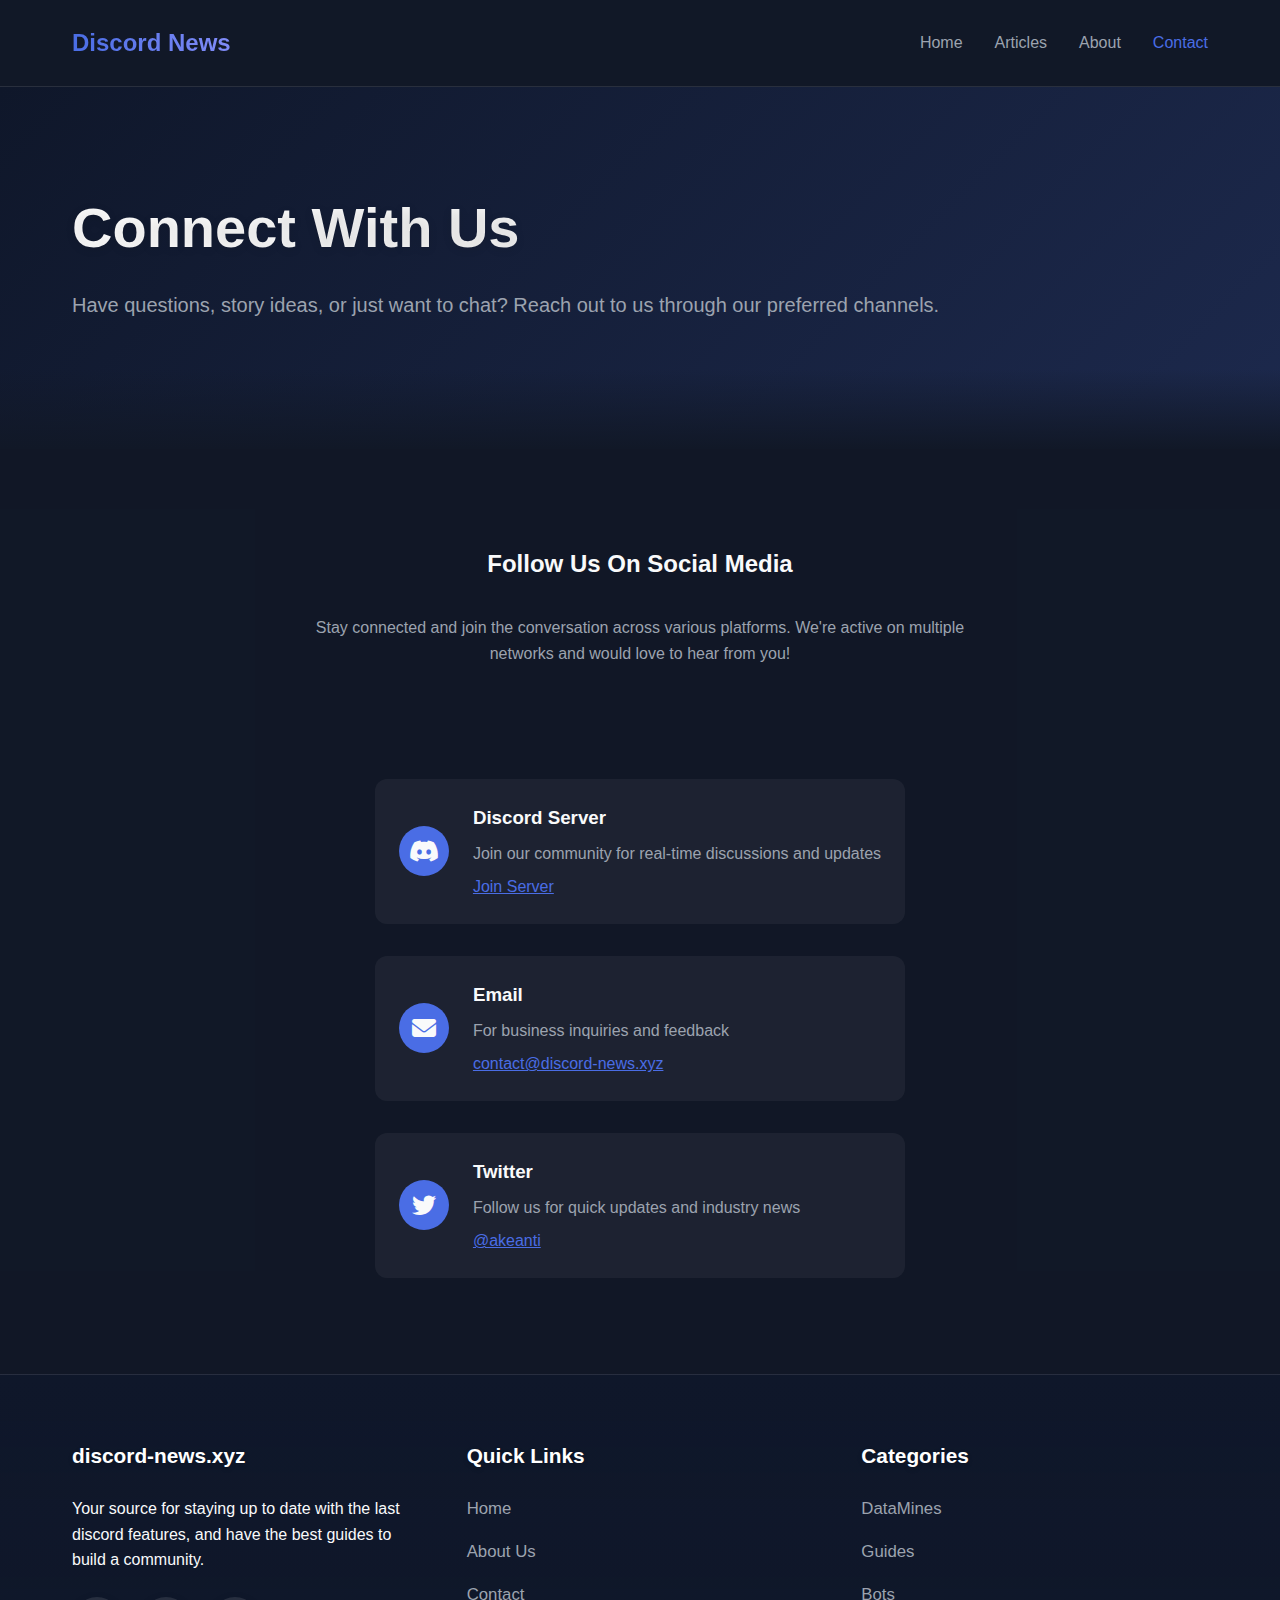
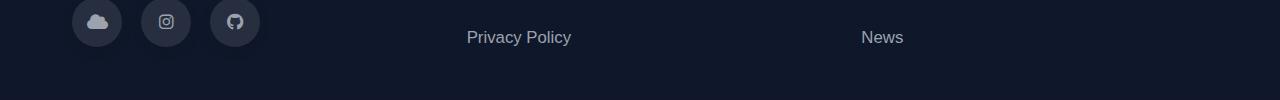
<file: contact.html>
<!DOCTYPE html>
<html lang="en">
<head>
    <meta charset="UTF-8">
    <meta name="viewport" content="width=device-width, initial-scale=1.0">
    <meta property="og:title" content="Discord News">
    <meta property="og:description" content="Stay ahead with our guides, discord news, bots, and datamines related to the #1 e-girls app :lol: .">
    <meta property="og:image" content="https://media.discordapp.net/attachments/1353873410211581976/1368218206166057051/mascot.png?ex=68176c00&is=68161a80&hm=395b17759516f3b170bb872a6efd96ef249327674be2951f9e6092d16e437e37&=&format=webp&quality=lossless&width=600&height=900">
    <meta property="og:url" content="https://discord-news.xyz">
    <link rel="icon" href="pics/favicon.ico" type="image/x-icon">
    <link rel="stylesheet" href="assets/style.css">
    <title>Discord News</title>
    <link rel="stylesheet" href="https://cdnjs.cloudflare.com/ajax/libs/font-awesome/6.4.0/css/all.min.css">
</head>
<body>
    <header>
        <div class="container">
            <div class="header-content">
                <div class="logo">Discord News</div>
                <nav>
                    <ul>
                        <li><a href="index.html">Home</a></li>
                        <li><a href="articles.html">Articles</a></li>
                        <li><a href="about.html">About</a></li>
                        <li><a href="contact.html" style="color: var(--primary);">Contact</a></li>
                    </ul>
                </nav>
            </div>
        </div>
    </header>

    <section class="hero">
        <div class="container">
            <h1>Connect With Us</h1>
            <p>Have questions, story ideas, or just want to chat? Reach out to us through our preferred channels.</p>
        </div>
    </section>

    <section class="contact">
        <div class="container">
            <div class="contact-container">
                <div class="social-section">
                    <h2>Follow Us On Social Media</h2>
                    <p>Stay connected and join the conversation across various platforms. We're active on multiple networks and would love to hear from you!</p>
                </div>

                <div class="contact-info">
                    <div class="contact-item">
                        <div class="contact-icon">
                            <i class="fab fa-discord"></i>
                        </div>
                        <div class="contact-text">
                            <h3>Discord Server</h3>
                            <p>Join our community for real-time discussions and updates</p>
                            <a href="https://discord.gg/rMZtpAfz7T" style="color: var(--primary); display: inline-block; margin-top: 0.5rem;">Join Server</a>
                        </div>
                    </div>
                    <div class="contact-item">
                        <div class="contact-icon">
                            <i class="fas fa-envelope"></i>
                        </div>
                        <div class="contact-text">
                            <h3>Email</h3>
                            <p>For business inquiries and feedback</p>
                            <a href="mailto:contact@discord-news.xyz" style="color: var(--primary); display: inline-block; margin-top: 0.5rem;">contact@discord-news.xyz</a>
                        </div>
                    </div>
                    <div class="contact-item">
                        <div class="contact-icon">
                            <i class="fab fa-twitter"></i>
                        </div>
                        <div class="contact-text">
                            <h3>Twitter</h3>
                            <p>Follow us for quick updates and industry news</p>
                            <a href="https://twitter.com/akeanti" style="color: var(--primary); display: inline-block; margin-top: 0.5rem;">@akeanti</a>
                        </div>
                    </div>
                </div>
            </div>
        </div>
    </section>

    <footer>
        <div class="container">
            <div class="footer-content">
                <div class="footer-column">
                    <h3>discord-news.xyz</h3>
                    <p>Your source for staying up to date with the last discord features, and have the best guides to build a community.</p>
                    <div class="social-links">
                        <a href="https://akeanti.com/" class="social-icon"><i class="fas fa-cloud"></i></a>
                        <a href="https://www.instagram.com/akeantie/" class="social-icon"><i class="fab fa-instagram"></i></a>
                        <a href="https://github.com/akeanti" class="social-icon"><i class="fab fa-github"></i></a>
                    </div>
                </div>

                <div class="footer-column">
                    <h3>Quick Links</h3>
                    <ul>
                        <li><a href="index.html">Home</a></li>
                        <li><a href="about.html">About Us</a></li>
                        <li><a href="contact.html">Contact</a></li>
                        <li><a href="#">Privacy Policy</a></li>
                    </ul>
                </div>

                <div class="footer-column">
                    <h3>Categories</h3>
                    <ul>
                        <li><a href="#">DataMines</a></li>
                        <li><a href="#">Guides</a></li>
                        <li><a href="#">Bots</a></li>
                        <li><a href="#">News</a></li>
                    </ul>
                </div>
            </div>
        </div>
    </footer>
</body>
</html>
</file>
<file: assets/style.css>
:root {
            --primary: #4A6DE5;
            --dark: #111827;
            --darker: #0F172A;
            --light: #F9FAFB;
            --gray: #9CA3AF;
            --card-shadow: 0 4px 12px rgba(0, 0, 0, 0.1);
            --transition: all 0.3s ease;
        }

        * {
            margin: 0;
            padding: 0;
            box-sizing: border-box;
            font-family: 'Inter', -apple-system, BlinkMacSystemFont, sans-serif;
        }

        body {
            background-color: var(--dark);
            color: var(--light);
            line-height: 1.6;
        }

        .container {
            max-width: 1200px;
            margin: 0 auto;
            padding: 0 2rem;
        }

        header {
            padding: 1.5rem 0;
            border-bottom: 1px solid rgba(255,255,255,0.1);
            position: sticky;
            top: 0;
            background-color: var(--dark);
            z-index: 100;
        }

        .header-content {
            display: flex;
            justify-content: space-between;
            align-items: center;
        }

        .logo {
            font-size: 1.5rem;
            font-weight: 700;
            color: var(--primary);
            background: linear-gradient(90deg, #4A6DE5, #818CF8);
            -webkit-background-clip: text;
            -webkit-text-fill-color: transparent;
        }

        nav ul {
            display: flex;
            list-style: none;
            gap: 2rem;
        }

        nav a {
            color: var(--gray);
            text-decoration: none;
            transition: var(--transition);
        }

        nav a:hover, nav a.active {
            color: var(--primary);
        }

/* Hero Section */
.hero {
    background: linear-gradient(135deg, var(--darker), rgba(74, 109, 229, 0.2));
    padding: 6rem 0;
    position: relative;
    overflow: hidden;
}

.hero::after {
    content: '';
    position: absolute;
    bottom: 0;
    left: 0;
    width: 100%;
    height: 80px;
    background: linear-gradient(to top, var(--dark), transparent);
}

.hero-content {
    display: flex;
    align-items: center;
    justify-content: space-between;
    gap: 3rem;
}

.hero-text {
    flex: 1;
    max-width: 600px;
}

.hero h1 {
    font-size: 3.5rem;
    margin-bottom: 1rem;
    background: linear-gradient(90deg, #ffffff, #e0e0e0);
    -webkit-background-clip: text;
    -webkit-text-fill-color: transparent;
    text-shadow: 0 2px 10px rgba(0, 0, 0, 0.1);
    animation: glow 2s ease-in-out infinite alternate;
}

@keyframes glow {
    from {
        text-shadow: 0 2px 10px rgba(0, 0, 0, 0.1);
    }
    to {
        text-shadow: 0 5px 15px rgba(74, 109, 229, 0.3);
    }
}

.hero p {
    font-size: 1.25rem;
    color: var(--gray);
    margin-bottom: 2rem;
}

.hero-image {
    flex: 1;
    max-width: 400px;
    text-align: right;
}

.mascot-img {
    width: 100%;
    height: auto;
    border-radius: 16px;
    box-shadow: var(--card-shadow);
}

/* Featured Articles */
.featured {
    padding: 4rem 0;
    background-color: rgba(17, 24, 39, 0.8);
}

.section-title {
    font-size: 2rem;
    margin-bottom: 2rem;
    text-align: center;
    background: linear-gradient(90deg, #ffffff, #e0e0e0);
    -webkit-background-clip: text;
    -webkit-text-fill-color: transparent;
    text-shadow: 0 2px 5px rgba(0, 0, 0, 0.1);
}

/* Article Grid */
.articles-grid {
    display: grid;
    grid-template-columns: repeat(auto-fill, minmax(350px, 1fr));
    gap: 2.5rem;
}

.article-card {
    background-color: rgba(255, 255, 255, 0.05);
    border-radius: 16px;
    overflow: hidden;
    transition: var(--transition);
    box-shadow: var(--card-shadow);
}

.article-img {
    width: 100%;
    height: 220px;
    object-fit: cover;
    transition: var(--transition);
}

.article-content {
    padding: 1.8rem;
}

.article-category {
    display: inline-block;
    background-color: rgba(74, 109, 229, 0.2);
    color: var(--primary);
    font-size: 0.8rem;
    padding: 0.4rem 0.8rem;
    border-radius: 20px;
    margin-bottom: 0.8rem;
}

.article-title {
    font-size: 1.3rem;
    margin-bottom: 0.8rem;
    background: linear-gradient(90deg, #ffffff, #e0e0e0);
    -webkit-background-clip: text;
    -webkit-text-fill-color: transparent;
}

.article-meta {
    display: flex;
    align-items: center;
    gap: 1rem;
    margin-top: 1rem;
    font-size: 0.9rem;
    color: var(--gray);
}

.article-author {
    display: flex;
    align-items: center;
    gap: 0.5rem;
}

.author-avatar {
    width: 30px;
    height: 30px;
    border-radius: 50%;
    object-fit: cover;
}

.read-more-container {
    margin-top: 1.5rem;
    width: 100%;
}

.read-more {
    width: 100%;
    background-color: var(--primary);
    color: white;
    padding: 0.8rem 0;
    border-radius: 50px;
    text-decoration: none;
    font-weight: 500;
    transition: var(--transition);
    display: flex;
    align-items: center;
    justify-content: center;
    gap: 0.5rem;
}

.read-more:hover {
    background-color: #3b5dd0;
}

.article-card:hover {
    transform: translateY(-10px);
    box-shadow: 0 15px 30px rgba(0, 0, 0, 0.2);
}

.article-card:hover .article-img {
    transform: scale(1.05);
}

/* Featured Images Section */
.featured-images {
    padding: 6rem 0;
    background-color: rgba(17, 24, 39, 0.8);
}

.image-grid {
    display: grid;
    grid-template-columns: repeat(auto-fit, minmax(300px, 1fr));
    gap: 2rem;
    margin-top: 3rem;
}

.featured-image-container {
    position: relative;
    border-radius: 16px;
    overflow: hidden;
    box-shadow: var(--card-shadow);
    transition: var(--transition);
}

.featured-image-container:hover {
    transform: translateY(-10px);
    box-shadow: 0 15px 30px rgba(0, 0, 0, 0.3);
}

.featured-image {
    width: 100%;
    height: 250px;
    object-fit: cover;
    transition: var(--transition);
}

.featured-image-overlay {
    position: absolute;
    bottom: 0;
    left: 0;
    right: 0;
    background: linear-gradient(to top, rgba(0, 0, 0, 0.8), transparent);
    padding: 2rem;
    color: white;
}

.featured-image-title {
    font-size: 1.5rem;
    margin-bottom: 0.5rem;
    background: linear-gradient(90deg, #ffffff, #e0e0e0);
    -webkit-background-clip: text;
    -webkit-text-fill-color: transparent;
}

.featured-image-desc {
    font-size: 1rem;
    opacity: 0.9;
}

/* Category Tags */
.categories {
    padding: 3rem 0;
    background-color: var(--darker);
    position: relative;
}

.categories::before {
    content: '';
    position: absolute;
    top: 0;
    left: 0;
    width: 100%;
    height: 100%;
    background: url('data:image/svg+xml;utf8,<svg xmlns="http://www.w3.org/2000/svg" width="100" height="100" viewBox="0 0 100 100"><rect fill="none" stroke="rgba(74, 109, 229, 0.1)" stroke-width="1" x="0" y="0" width="100" height="100"/></svg>');
    opacity: 0.5;
}

.category-tags {
    display: flex;
    flex-wrap: wrap;
    gap: 1rem;
    justify-content: center;
    margin-top: 2rem;
}

.category-tag {
    background: linear-gradient(45deg, rgba(74, 109, 229, 0.1), rgba(129, 140, 248, 0.2));
    padding: 0.8rem 2rem;
    border-radius: 50px;
    color: var(--gray);
    text-decoration: none;
    transition: var(--transition);
    box-shadow: 0 2px 5px rgba(0, 0, 0, 0.1);
    display: flex;
    align-items: center;
    gap: 0.5rem;
}

.category-tag:hover {
    background: linear-gradient(45deg, var(--primary), #818CF8);
    color: white;
    transform: translateY(-3px);
    box-shadow: 0 5px 15px rgba(74, 109, 229, 0.3);
}

.category-tag i {
    font-size: 1.2rem;
    opacity: 0.9;
}

/* Footer */
footer {
    padding: 4rem 0 2rem;
    background: linear-gradient(180deg, var(--darker), rgba(15, 23, 42, 0.9));
    border-top: 1px solid rgba(255, 255, 255, 0.1);
}

.footer-content {
    display: grid;
    grid-template-columns: repeat(auto-fit, minmax(250px, 1fr));
    gap: 3rem;
}

.footer-column h3 {
    font-size: 1.3rem;
    margin-bottom: 1.5rem;
    color: white;
    text-shadow: 0 2px 5px rgba(0, 0, 0, 0.2);
}

.footer-column ul {
    list-style: none;
}

.footer-column li {
    margin-bottom: 1rem;
}

.footer-column a {
    color: var(--gray);
    text-decoration: none;
    transition: var(--transition);
    font-size: 1.05rem;
}

.social-links {
    display: flex;
    gap: 1.2rem;
    margin-top: 1.5rem;
}

.social-icon {
    width: 45px;
    height: 45px;
    border-radius: 50%;
    background-color: rgba(255, 255, 255, 0.1);
    display: flex;
    align-items: center;
    justify-content: center;
    transition: var(--transition);
}

.social-icon:hover {
    background-color: var(--primary);
    transform: translateY(-5px);
}

/* Responsive Styles */
@media (max-width: 768px) {
    .hero-content {
        flex-direction: column;
        text-align: center;
    }
    .hero-text {
        max-width: 100%;
    }
    .hero-image {
        margin-top: 2rem;
    }
    .hero h1 {
        font-size: 2.5rem;
    }
    nav ul {
        gap: 1rem;
    }
    .article-img {
        height: 180px;
    }
    .footer-content {
        grid-template-columns: 1fr;
    }
}

        /* Pagination */
        .pagination {
            display: flex;
            justify-content: center;
            margin-top: 4rem;
            gap: 1rem;
        }

        .pagination-btn {
            width: 45px;
            height: 45px;
            border-radius: 50%;
            background-color: rgba(255, 255, 255, 0.05);
            border: none;
            color: var(--gray);
            font-size: 1.1rem;
            cursor: pointer;
            transition: var(--transition);
        }

        .pagination-btn:hover, .pagination-btn.active {
            background-color: var(--primary);
            color: white;
        }
        /* Article Showcase */
        .articles-showcase {
            padding: 5rem 0;
        }

        .section-header {
            display: flex;
            justify-content: space-between;
            align-items: center;
            margin-bottom: 3rem;
        }

        .section-title {
            font-size: 2.2rem;
            background: linear-gradient(90deg, #ffffff, #e0e0e0);
            -webkit-background-clip: text;
            -webkit-text-fill-color: transparent;
            text-shadow: 0 2px 5px rgba(0, 0, 0, 0.1);
        }

        .filter-options {
            display: flex;
            gap: 1rem;
            flex-wrap: wrap;
        }

        .filter-btn {
            background-color: rgba(255, 255, 255, 0.05);
            border: none;
            color: var(--gray);
            padding: 0.5rem 1.2rem;
            border-radius: 20px;
            cursor: pointer;
            transition: var(--transition);
        }

        .filter-btn:hover, .filter-btn.active {
            background-color: var(--primary);
            color: white;
        }

               /* Contact Section */
               .contact {
                padding: 6rem 0;
                background-color: rgba(17, 24, 39, 0.8);
            }
    
            .contact-container {
                display: grid;
                grid-template-columns: 1fr;
                gap: 4rem;
            }
    
            .social-section {
                text-align: center;
                max-width: 700px;
                margin: 0 auto;
            }
    
            .social-section h2 {
                margin-bottom: 2rem;
            }
    
            .social-section p {
                color: var(--gray);
                margin-bottom: 3rem;
            }
    
            .social-icons {
                display: flex;
                justify-content: center;
                flex-wrap: wrap;
                gap: 2rem;
                margin-top: 3rem;
            }
    
            .social-icon {
                width: 80px;
                height: 80px;
                border-radius: 50%;
                background-color: rgba(255, 255, 255, 0.05);
                display: flex;
                align-items: center;
                justify-content: center;
                font-size: 2rem;
                transition: var(--transition);
                box-shadow: var(--card-shadow);
            }
    
            .social-icon:hover {
                transform: translateY(-10px);
                background-color: var(--primary);
                box-shadow: 0 10px 20px rgba(74, 109, 229, 0.2);
            }
    
            .contact-info {
                display: flex;
                flex-direction: column;
                gap: 2rem;
                max-width: 600px;
                margin: 0 auto;
            }
    
            .contact-item {
                display: flex;
                align-items: center;
                gap: 1.5rem;
                padding: 1.5rem;
                background-color: rgba(255, 255, 255, 0.05);
                border-radius: 12px;
                transition: var(--transition);
            }
    
            .contact-item:hover {
                transform: translateY(-5px);
                box-shadow: var(--card-shadow);
            }
    
            .contact-icon {
                width: 50px;
                height: 50px;
                border-radius: 50%;
                background-color: var(--primary);
                display: flex;
                align-items: center;
                justify-content: center;
                font-size: 1.5rem;
            }
    
            .contact-text h3 {
                margin-bottom: 0.5rem;
            }
    
            .contact-text p {
                color: var(--gray);
            }

                    /* About Content */
        .about-section {
            padding: 3rem 0;
        }

        .about-content {
            display: grid;
            grid-template-columns: 1fr 1fr;
            gap: 4rem;
            align-items: center;
        }

        .about-text h2 {
            font-size: 2.2rem;
            margin-bottom: 1.5rem;
            background: linear-gradient(90deg, #ffffff, #e0e0e0);
            -webkit-background-clip: text;
            -webkit-text-fill-color: transparent;
        }

        .about-text p {
            margin-bottom: 1.5rem;
            color: var(--gray);
            font-size: 1.1rem;
            line-height: 1.8;
        }

        .about-image {
            border-radius: 16px;
            overflow: hidden;
            box-shadow: var(--card-shadow);
        }

        .about-image img {
            width: 100%;
            height: auto;
            display: block;
            transition: var(--transition);
        }

        .about-image:hover img {
            transform: scale(1.03);
        }

        /* Team Section */
        .team-section {
            padding: 4rem 0;
            background-color: rgba(17, 24, 39, 0.8);
        }

        .team-card {
            background: linear-gradient(135deg, rgba(74, 109, 229, 0.2), rgba(59, 93, 208, 0.2));
            border-radius: 20px;
            overflow: hidden;
            box-shadow: 0 10px 30px rgba(0, 0, 0, 0.2);
            max-width: 900px;
            margin: 0 auto;
            display: flex;
            flex-direction: column;
            align-items: center;
            padding: 3rem 2rem;
            transition: var(--transition);
            border: 1px solid rgba(255, 255, 255, 0.1);
        }

        .team-card:hover {
            transform: translateY(-10px);
            box-shadow: 0 15px 40px rgba(0, 0, 0, 0.3);
        }

        .team-image-container {
            width: 200px;
            height: 200px;
            border-radius: 50%;
            overflow: hidden;
            margin-bottom: 2rem;
            border: 3px solid var(--primary);
            box-shadow: 0 5px 15px rgba(0, 0, 0, 0.2);
        }

        .team-image {
            width: 100%;
            height: 100%;
            object-fit: cover;
        }

        .team-info h3 {
            font-size: 2.2rem;
            margin-bottom: 0.5rem;
            background: linear-gradient(90deg, #ffffff, #e0e0e0);
            -webkit-background-clip: text;
            -webkit-text-fill-color: transparent;
            text-align: center;
        }

        .team-title {
            color: var(--primary);
            font-size: 1.2rem;
            margin-bottom: 1.5rem;
            text-align: center;
        }

        .team-bio {
            text-align: center;
            max-width: 600px;
            margin: 0 auto 2rem;
            color: var(--gray);
            font-size: 1.1rem;
            line-height: 1.8;
        }

        .team-social {
            display: flex;
            gap: 1.5rem;
            margin-top: 1.5rem;
        }

        .social-icon {
            width: 50px;
            height: 50px;
            border-radius: 50%;
            background-color: rgba(255, 255, 255, 0.1);
            display: flex;
            align-items: center;
            justify-content: center;
            transition: var(--transition);
            color: var(--light);
            font-size: 1.2rem;
        }

        .social-icon:hover {
            background-color: var(--primary);
            transform: translateY(-5px);
        }
</file>
